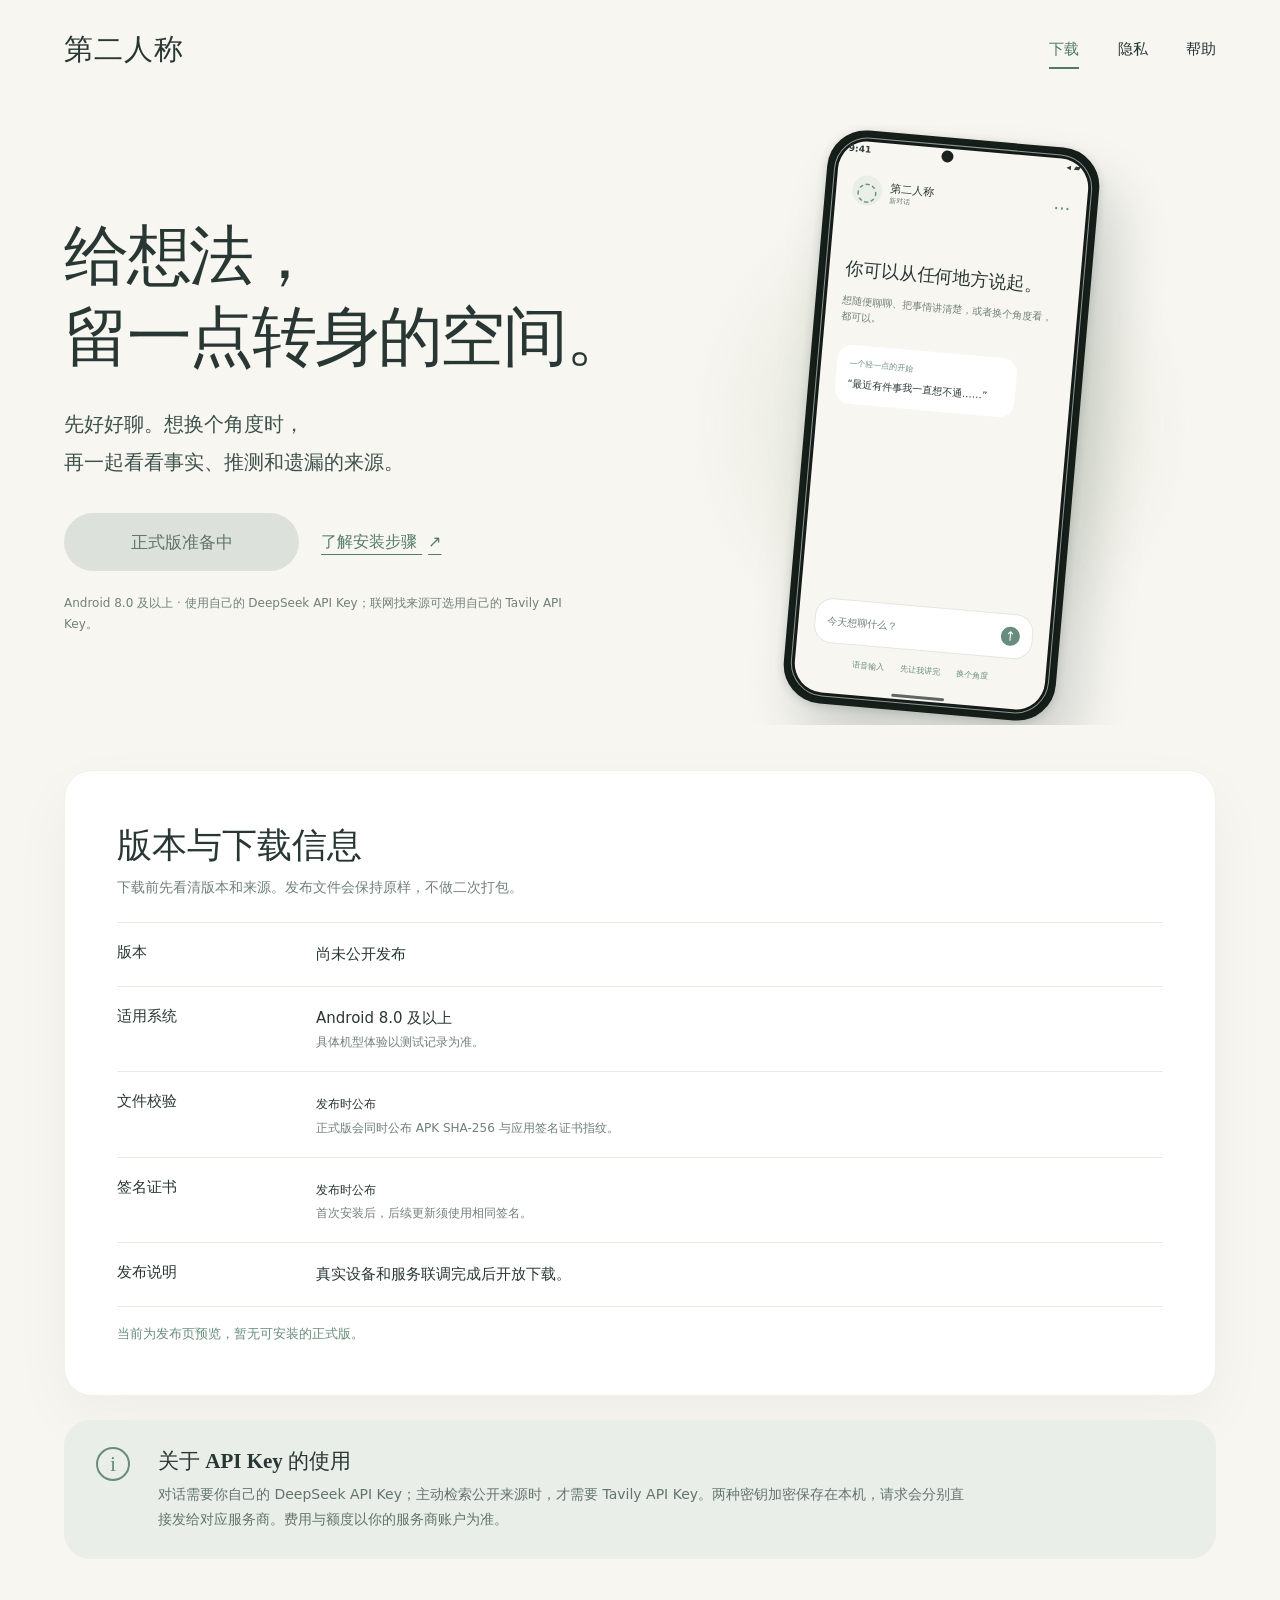
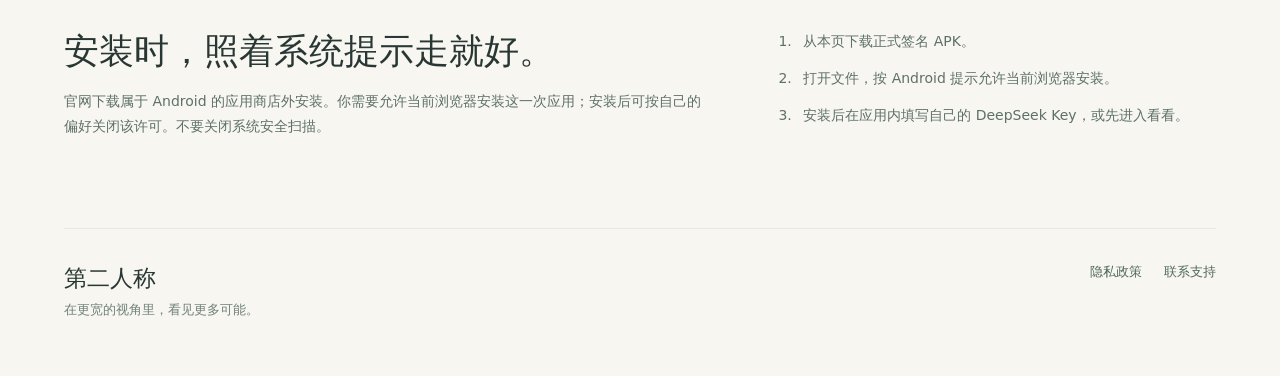
<file: site/second-person/index.html>
<!doctype html>
<html lang="zh-CN">
<head>
  <meta charset="utf-8">
  <meta name="viewport" content="width=device-width, initial-scale=1">
  <meta name="theme-color" content="#f7f6f1">
  <meta name="description" content="第二人称：助你打破信息茧房的陪伴应用。先好好聊，想换个角度时再一起核对事实、推测与来源。">
  <title>第二人称｜Android 下载</title>
  <link rel="stylesheet" href="./site.css">
</head>
<body>
  <div class="site-shell">
    <header class="site-header">
      <a class="brand" href="#top" aria-label="第二人称，返回顶部">第二人称</a>
      <nav aria-label="页面导航">
        <a href="#download" aria-current="page">下载</a>
        <a href="./privacy/">隐私</a>
        <a href="#help">帮助</a>
      </nav>
    </header>

    <main id="top">
      <section class="hero" aria-labelledby="hero-title">
        <div class="hero-copy">
          <h1 id="hero-title">给想法，<br>留一点转身的空间。</h1>
          <p class="hero-description">先好好聊。想换个角度时，<br class="wide-break">再一起看看事实、推测和遗漏的来源。</p>
          <div class="hero-actions">
            <span class="primary-button disabled" aria-disabled="true">正式版准备中</span>
            <a class="quiet-link" href="#help">了解安装步骤 <span aria-hidden="true">↗</span></a>
          </div>
          <p class="hero-footnote">Android 8.0 及以上 · 使用自己的 DeepSeek API Key；联网找来源可选用自己的 Tavily API Key。</p>
        </div>
        <div class="preview-wrap" aria-label="第二人称应用界面示意">
          <div class="soft-orbit" aria-hidden="true"></div>
          <div class="phone">
            <div class="phone-top"><span>9:41</span><span class="camera" aria-hidden="true"></span><span>◂ ▰</span></div>
            <div class="phone-app">
              <div class="phone-app-head"><span class="phone-symbol">◌</span><div><strong>第二人称</strong><small>新对话</small></div><span class="phone-menu">···</span></div>
              <div class="phone-welcome">你可以从任何地方说起。</div>
              <p class="phone-intro">想随便聊聊、把事情讲清楚，或者换个角度看，都可以。</p>
              <div class="phone-suggestion"><small>一个轻一点的开始</small><span>“最近有件事我一直想不通……”</span></div>
              <div class="phone-space"></div>
              <div class="phone-input">今天想聊什么？<span aria-hidden="true">↑</span></div>
              <div class="phone-actions">语音输入　　先让我讲完　　换个角度</div>
            </div>
            <div class="phone-bottom" aria-hidden="true"></div>
          </div>
        </div>
      </section>

      <section class="release-card" id="download" aria-labelledby="release-title">
        <div class="section-heading">
          <h2 id="release-title">版本与下载信息</h2>
          <p>下载前先看清版本和来源。发布文件会保持原样，不做二次打包。</p>
        </div>
        <dl class="release-list">
          <div><dt>版本</dt><dd>尚未公开发布</dd></div>
          <div><dt>适用系统</dt><dd>Android 8.0 及以上<span>具体机型体验以测试记录为准。</span></dd></div>
          <div><dt>文件校验</dt><dd><span class="hash">发布时公布</span><span>正式版会同时公布 APK SHA-256 与应用签名证书指纹。</span></dd></div>
          <div><dt>签名证书</dt><dd><span class="hash">发布时公布</span><span>首次安装后，后续更新须使用相同签名。</span></dd></div>
          <div><dt>发布说明</dt><dd>真实设备和服务联调完成后开放下载。</dd></div>
        </dl>
        <div class="release-bottom">当前为发布页预览，暂无可安装的正式版。</div>
      </section>

      <section class="info-panel" aria-labelledby="key-title">
        <div class="info-mark" aria-hidden="true">i</div>
        <div>
          <h2 id="key-title">关于 API Key 的使用</h2>
          <p>对话需要你自己的 DeepSeek API Key；主动检索公开来源时，才需要 Tavily API Key。两种密钥加密保存在本机，请求会分别直接发给对应服务商。费用与额度以你的服务商账户为准。</p>
        </div>
      </section>

      <section class="install-section" id="help" aria-labelledby="help-title">
        <div><h2 id="help-title">安装时，照着系统提示走就好。</h2><p>官网下载属于 Android 的应用商店外安装。你需要允许当前浏览器安装这一次应用；安装后可按自己的偏好关闭该许可。不要关闭系统安全扫描。</p></div>
        <ol>
          <li>从本页下载正式签名 APK。</li>
          <li>打开文件，按 Android 提示允许当前浏览器安装。</li>
          <li>安装后在应用内填写自己的 DeepSeek Key，或先进入看看。</li>
        </ol>
      </section>
    </main>

    <footer class="site-footer">
      <div><strong>第二人称</strong><p>在更宽的视角里，看见更多可能。</p></div>
      <div class="footer-links"><a href="./privacy/">隐私政策</a><a href="mailto:dosomethinginteresting@outlook.com">联系支持</a></div>
    </footer>
  </div>
</body>
</html>
</file>
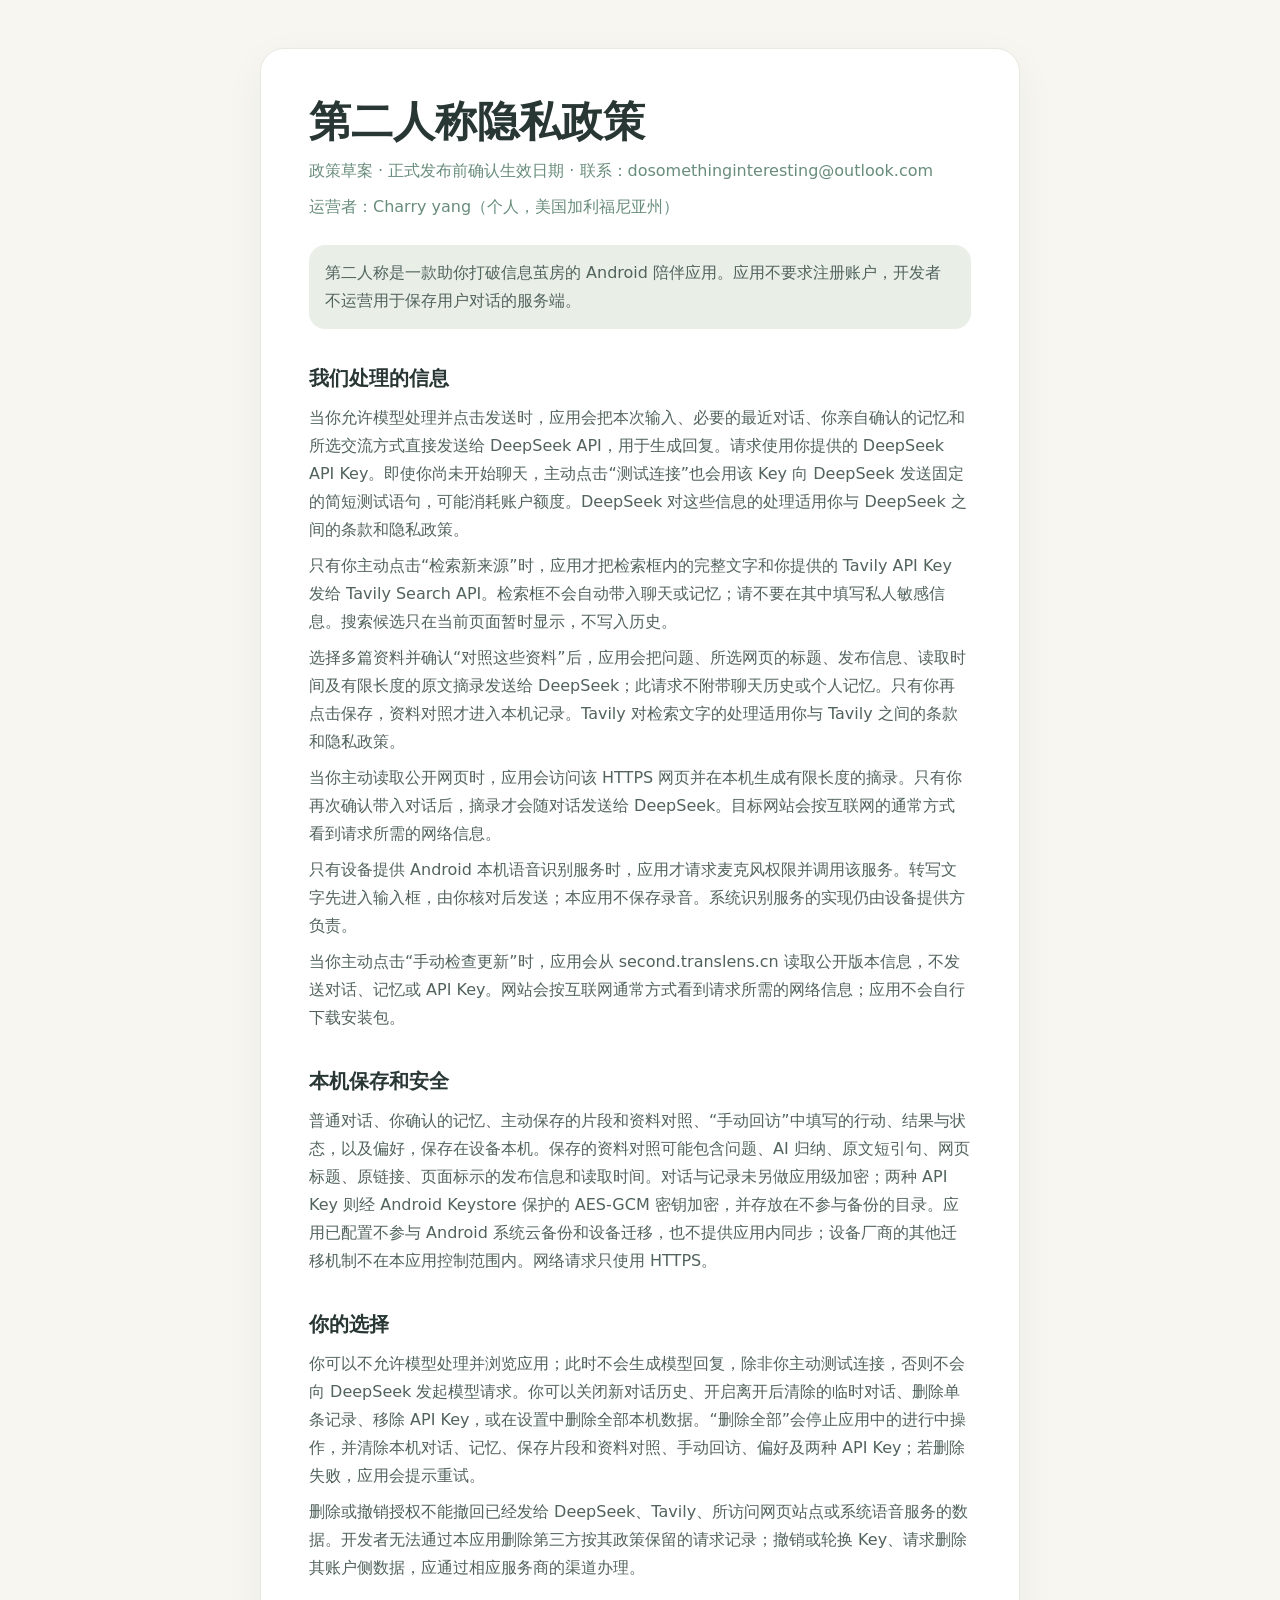
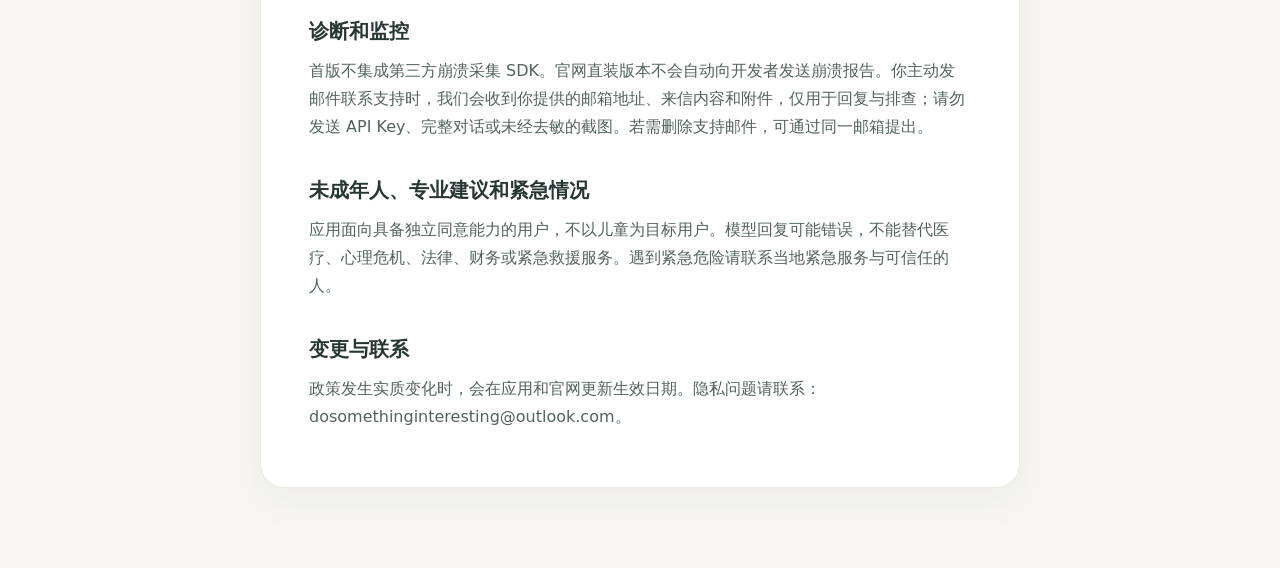
<file: site/second-person/privacy/index.html>
<!doctype html>
<html lang="zh-CN">
<head>
  <meta charset="utf-8">
  <meta name="viewport" content="width=device-width,initial-scale=1">
  <title>第二人称｜隐私政策</title>
  <style>
    :root{color-scheme:light;background:#f7f6f1;color:#293734;font:16px/1.75 system-ui,-apple-system,"Noto Sans SC",sans-serif}
    body{margin:0}.page{max-width:760px;margin:auto;padding:48px 22px 80px}article{background:#fff;border:1px solid #e7eae2;border-radius:24px;padding:clamp(22px,5vw,48px);box-shadow:0 12px 40px #2937340d}
    h1{font-size:clamp(28px,6vw,42px);line-height:1.2;margin:0 0 10px}h2{font-size:20px;margin:32px 0 8px}p{margin:8px 0;color:#52635e}.meta{color:#698d7c}.notice{background:#e9efe7;border-radius:16px;padding:14px 16px;margin:24px 0}a{color:#4f7967}
  </style>
</head>
<body><main class="page"><article>
  <h1>第二人称隐私政策</h1>
  <p class="meta">政策草案 · 正式发布前确认生效日期 · 联系：dosomethinginteresting@outlook.com</p>
  <p class="meta">运营者：Charry yang（个人，美国加利福尼亚州）</p>
  <p class="notice">第二人称是一款助你打破信息茧房的 Android 陪伴应用。应用不要求注册账户，开发者不运营用于保存用户对话的服务端。</p>
  <h2>我们处理的信息</h2>
  <p>当你允许模型处理并点击发送时，应用会把本次输入、必要的最近对话、你亲自确认的记忆和所选交流方式直接发送给 DeepSeek API，用于生成回复。请求使用你提供的 DeepSeek API Key。即使你尚未开始聊天，主动点击“测试连接”也会用该 Key 向 DeepSeek 发送固定的简短测试语句，可能消耗账户额度。DeepSeek 对这些信息的处理适用你与 DeepSeek 之间的条款和隐私政策。</p>
  <p>只有你主动点击“检索新来源”时，应用才把检索框内的完整文字和你提供的 Tavily API Key 发给 Tavily Search API。检索框不会自动带入聊天或记忆；请不要在其中填写私人敏感信息。搜索候选只在当前页面暂时显示，不写入历史。</p>
  <p>选择多篇资料并确认“对照这些资料”后，应用会把问题、所选网页的标题、发布信息、读取时间及有限长度的原文摘录发送给 DeepSeek；此请求不附带聊天历史或个人记忆。只有你再点击保存，资料对照才进入本机记录。Tavily 对检索文字的处理适用你与 Tavily 之间的条款和隐私政策。</p>
  <p>当你主动读取公开网页时，应用会访问该 HTTPS 网页并在本机生成有限长度的摘录。只有你再次确认带入对话后，摘录才会随对话发送给 DeepSeek。目标网站会按互联网的通常方式看到请求所需的网络信息。</p>
  <p>只有设备提供 Android 本机语音识别服务时，应用才请求麦克风权限并调用该服务。转写文字先进入输入框，由你核对后发送；本应用不保存录音。系统识别服务的实现仍由设备提供方负责。</p>
  <p>当你主动点击“手动检查更新”时，应用会从 second.translens.cn 读取公开版本信息，不发送对话、记忆或 API Key。网站会按互联网通常方式看到请求所需的网络信息；应用不会自行下载安装包。</p>
  <h2>本机保存和安全</h2>
  <p>普通对话、你确认的记忆、主动保存的片段和资料对照、“手动回访”中填写的行动、结果与状态，以及偏好，保存在设备本机。保存的资料对照可能包含问题、AI 归纳、原文短引句、网页标题、原链接、页面标示的发布信息和读取时间。对话与记录未另做应用级加密；两种 API Key 则经 Android Keystore 保护的 AES-GCM 密钥加密，并存放在不参与备份的目录。应用已配置不参与 Android 系统云备份和设备迁移，也不提供应用内同步；设备厂商的其他迁移机制不在本应用控制范围内。网络请求只使用 HTTPS。</p>
  <h2>你的选择</h2>
  <p>你可以不允许模型处理并浏览应用；此时不会生成模型回复，除非你主动测试连接，否则不会向 DeepSeek 发起模型请求。你可以关闭新对话历史、开启离开后清除的临时对话、删除单条记录、移除 API Key，或在设置中删除全部本机数据。“删除全部”会停止应用中的进行中操作，并清除本机对话、记忆、保存片段和资料对照、手动回访、偏好及两种 API Key；若删除失败，应用会提示重试。</p>
  <p>删除或撤销授权不能撤回已经发给 DeepSeek、Tavily、所访问网页站点或系统语音服务的数据。开发者无法通过本应用删除第三方按其政策保留的请求记录；撤销或轮换 Key、请求删除其账户侧数据，应通过相应服务商的渠道办理。</p>
  <h2>诊断和监控</h2>
  <p>首版不集成第三方崩溃采集 SDK。官网直装版本不会自动向开发者发送崩溃报告。你主动发邮件联系支持时，我们会收到你提供的邮箱地址、来信内容和附件，仅用于回复与排查；请勿发送 API Key、完整对话或未经去敏的截图。若需删除支持邮件，可通过同一邮箱提出。</p>
  <h2>未成年人、专业建议和紧急情况</h2>
  <p>应用面向具备独立同意能力的用户，不以儿童为目标用户。模型回复可能错误，不能替代医疗、心理危机、法律、财务或紧急救援服务。遇到紧急危险请联系当地紧急服务与可信任的人。</p>
  <h2>变更与联系</h2>
  <p>政策发生实质变化时，会在应用和官网更新生效日期。隐私问题请联系：dosomethinginteresting@outlook.com。</p>
</article></main></body></html>
</file>
<file: site/second-person/site.css>
:root{color-scheme:light;--cream:#f7f6f1;--ink:#293734;--sage:#698d7c;--muted:#71807a;--line:#e7eae2;--pale:#e9efe7;font-family:system-ui,-apple-system,"Noto Sans SC","PingFang SC",sans-serif;font-synthesis:none}
*{box-sizing:border-box}html{scroll-behavior:smooth}body{margin:0;background:var(--cream);color:var(--ink)}a{color:inherit}a:focus-visible{outline:3px solid var(--sage);outline-offset:4px;border-radius:5px}.site-shell{max-width:1320px;margin:auto;padding:0 clamp(20px,5vw,72px)}.site-header{height:100px;display:flex;align-items:center;justify-content:space-between;gap:24px}.brand{text-decoration:none;font-family:serif;font-weight:700;font-size:29px;letter-spacing:.04em;white-space:nowrap}.site-header nav{display:flex;gap:clamp(20px,3vw,48px)}.site-header nav a{text-decoration:none;font-size:15px;padding:8px 0}.site-header nav a[aria-current]{color:#4f7967;border-bottom:2px solid #4f7967}
.hero{display:grid;grid-template-columns:minmax(0,1.02fr) minmax(300px,.98fr);min-height:620px;align-items:center;gap:30px;padding:25px 0 45px}.hero-copy{position:relative;z-index:1}.hero h1{font-family:serif;font-weight:600;letter-spacing:-.035em;font-size:clamp(44px,5.1vw,74px);line-height:1.25;margin:0 0 27px}.hero-description{font-size:clamp(18px,1.55vw,22px);line-height:1.9;margin:0 0 32px;color:#3e514b}.hero-actions{display:flex;align-items:center;flex-wrap:wrap;gap:22px}.primary-button{display:inline-flex;align-items:center;justify-content:center;min-width:235px;min-height:58px;border-radius:99px;background:#567d6a;color:white;text-decoration:none;font-size:17px;font-weight:600;padding:15px 28px;box-shadow:0 12px 22px #567d6a24;transition:transform .2s ease,box-shadow .2s ease}.primary-button:hover{transform:translateY(-2px);box-shadow:0 16px 30px #567d6a36}.primary-button span{margin-left:18px}.primary-button.disabled{background:#dce2db;color:#61756a;box-shadow:none;cursor:not-allowed}.quiet-link{color:#547c69;text-underline-offset:7px;text-decoration-thickness:1px;font-size:16px;white-space:nowrap}.quiet-link span{margin-left:6px}.hero-footnote{max-width:520px;color:var(--muted);font-size:12px;line-height:1.7;margin:22px 0 0}
.preview-wrap{position:relative;display:flex;justify-content:center;align-items:center;min-height:600px;overflow:hidden}.soft-orbit{position:absolute;width:490px;height:490px;border-radius:50%;background:radial-gradient(circle,#e1e9df 0%,#ecede4 45%,#f7f6f100 70%);filter:blur(12px)}.phone{position:relative;width:273px;height:575px;background:#141b19;border-radius:39px;border:5px solid #161e1a;padding:6px;box-shadow:20px 36px 55px #29373433,0 2px 10px #2937342e;transform:rotate(5deg)}.phone::after{content:"";position:absolute;inset:2px;border:1px solid #8f9792;border-radius:34px;pointer-events:none}.phone-top{position:absolute;z-index:2;left:15px;right:15px;top:8px;display:flex;align-items:center;justify-content:space-between;color:#303e39;font-size:9px;font-weight:700}.camera{width:12px;height:12px;border-radius:50%;background:#1a211e;margin-right:42px}.phone-app{height:100%;background:#f7f6f1;border-radius:29px;padding:33px 16px 25px;display:flex;flex-direction:column;overflow:hidden}.phone-app-head{display:flex;gap:8px;align-items:center;height:32px}.phone-app-head strong{display:block;font-size:11px}.phone-app-head small{display:block;color:var(--muted);font-size:7px}.phone-symbol{display:flex;align-items:center;justify-content:center;background:var(--pale);color:var(--sage);width:30px;height:30px;border-radius:50%;font-size:25px}.phone-menu{margin-left:auto;font-size:18px;color:var(--sage)}.phone-welcome{margin-top:50px;font-size:18px;font-weight:600;line-height:1.4}.phone-intro{font-size:10px;line-height:1.6;color:var(--muted);margin:12px 0 20px}.phone-suggestion{background:white;border-radius:15px;padding:13px 12px;width:82%;display:flex;flex-direction:column;gap:8px;font-size:10px}.phone-suggestion small{color:var(--sage);font-size:8px}.phone-space{flex:1}.phone-input{border:1px solid #e1e8df;border-radius:18px;background:#fff;padding:12px;font-size:10px;color:var(--muted);display:flex;align-items:center;justify-content:space-between}.phone-input span{display:inline-flex;align-items:center;justify-content:center;width:19px;height:19px;border-radius:50%;background:var(--sage);color:white;font-size:13px}.phone-actions{text-align:center;font-size:8px;color:var(--sage);margin-top:14px}.phone-bottom{position:absolute;bottom:8px;left:40%;width:20%;height:3px;border-radius:6px;background:#5e6863}
.release-card{background:#fff;border:1px solid #f0f1eb;border-radius:28px;padding:clamp(25px,4.5vw,52px);box-shadow:0 22px 60px #2937340b}.section-heading h2,.install-section h2{font-family:serif;font-size:clamp(27px,2.7vw,37px);font-weight:600;margin:0}.section-heading p{color:var(--muted);font-size:14px;margin:10px 0 25px}.release-list{margin:0}.release-list>div{display:grid;grid-template-columns:175px 1fr;gap:24px;border-top:1px solid var(--line);padding:20px 0}.release-list dt{font-size:15px;font-weight:600}.release-list dd{margin:0;font-size:15px;line-height:1.5;min-width:0}.release-list dd>span:not(.hash){display:block;color:var(--muted);font-size:12px;line-height:1.5;margin-top:4px}.hash{font-family:ui-monospace,SFMono-Regular,monospace;font-size:12px;overflow-wrap:anywhere}.release-bottom{border-top:1px solid var(--line);padding-top:18px;color:var(--sage);font-size:13px}
.info-panel{display:grid;grid-template-columns:42px 1fr;gap:20px;background:#e9eee8;border-radius:26px;padding:27px 32px;margin:24px 0 60px}.info-mark{display:flex;align-items:center;justify-content:center;width:34px;height:34px;border:2px solid var(--sage);border-radius:50%;font-family:serif;color:var(--sage);font-size:22px}.info-panel h2{font-family:serif;font-size:21px;font-weight:600;margin:0 0 7px}.info-panel p{color:#64746d;font-size:14px;line-height:1.8;margin:0;max-width:810px}.install-section{display:grid;grid-template-columns:1.2fr .8fr;gap:45px;padding:10px 0 75px}.install-section p,.install-section li{font-size:14px;line-height:1.8;color:#5e7068}.install-section p{max-width:650px}.install-section ol{margin:0;padding:0 0 0 23px}.install-section li{padding:0 0 12px 7px}.site-footer{border-top:1px solid var(--line);padding:34px 0 50px;display:flex;align-items:start;justify-content:space-between}.site-footer strong{font-family:serif;font-size:23px}.site-footer p{font-size:13px;color:var(--muted);margin:7px 0}.footer-links{display:flex;gap:22px}.footer-links a{font-size:13px;text-decoration:none;color:#50695c}.footer-links a:hover{text-decoration:underline}
@media(max-width:760px){.site-header{height:82px}.brand{font-size:22px}.site-header nav{gap:16px}.site-header nav a{font-size:13px}.hero{grid-template-columns:1fr;padding-top:42px;gap:0}.hero h1{font-size:clamp(39px,8vw,58px)}.hero-description{font-size:17px}.hero-actions{gap:20px}.preview-wrap{min-height:470px;margin-top:15px}.phone{transform:rotate(4deg) scale(.78);margin:-65px 0}.release-card{padding:26px 23px;border-radius:23px}.release-list>div{grid-template-columns:105px 1fr;gap:12px;padding:16px 0}.release-list dt,.release-list dd{font-size:13px}.info-panel{padding:23px 20px;gap:12px;margin-bottom:42px}.info-panel h2{font-size:19px}.install-section{grid-template-columns:1fr;gap:20px;padding-bottom:54px}.site-footer{padding-bottom:36px}.footer-links{gap:12px;flex-wrap:wrap;justify-content:end}}
@media(max-width:410px){.site-shell{padding:0 18px}.brand{font-size:20px}.site-header nav{gap:12px}.site-header nav a{font-size:12px}.hero{padding-top:30px}.hero h1{font-size:37px}.hero-description{font-size:15px}.wide-break{display:none}.primary-button{min-width:215px;min-height:53px}.preview-wrap{min-height:420px}.phone{transform:rotate(4deg) scale(.7);margin:-82px 0}.release-list>div{grid-template-columns:83px 1fr}.site-footer{gap:15px}.site-footer p{max-width:150px}}
@media(prefers-reduced-motion:reduce){html{scroll-behavior:auto}.primary-button{transition:none}.primary-button:hover{transform:none}}
</file>
